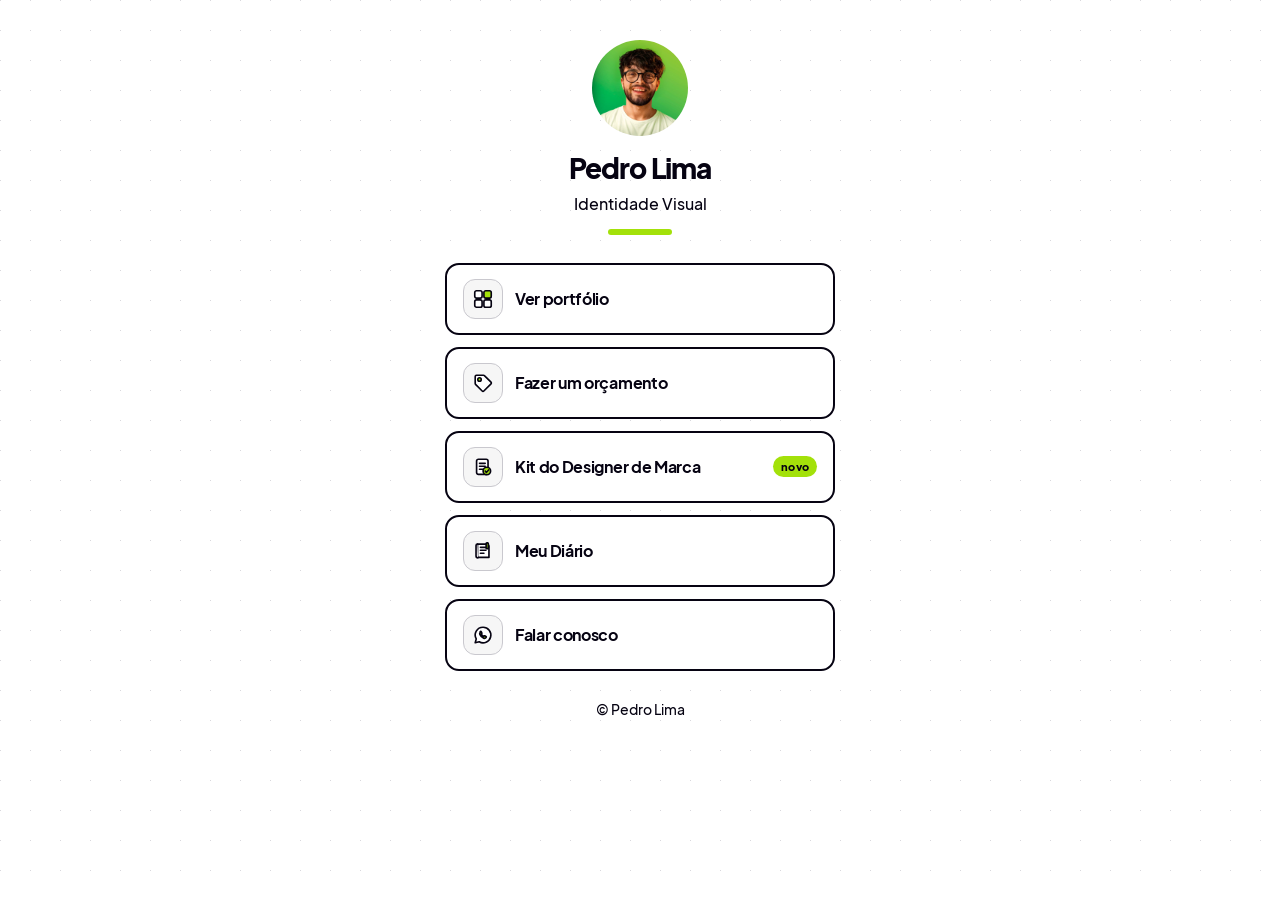
<file: index.html>
<!DOCTYPE html>
<html lang="pt-BR">
<head>
  <meta charset="utf-8">
  <meta name="viewport" content="width=device-width, initial-scale=1">
  <title>Pedro Lima · Identidade Visual</title>
  <meta name="description" content="Identidade visual. Portfólio, orçamento e o Kit do Designer de Marca.">
  <meta name="theme-color" content="#A3E10A">
  <link rel="icon" href="/favicon.png" type="image/png">
  <link rel="apple-touch-icon" href="/assets/apple-touch-icon.png">
  <link rel="canonical" href="https://bio.1pedrolima.com/">
  <meta property="og:type" content="website">
  <meta property="og:title" content="Pedro Lima · Identidade Visual">
  <meta property="og:description" content="Identidade visual. Portfólio, orçamento e o Kit do Designer de Marca.">
  <meta property="og:url" content="https://bio.1pedrolima.com/">
  <meta property="og:image" content="https://bio.1pedrolima.com/assets/og.png">
  <meta property="og:locale" content="pt_BR">
  <meta name="twitter:card" content="summary_large_image">
  <meta name="twitter:title" content="Pedro Lima · Identidade Visual">
  <meta name="twitter:description" content="Identidade visual. Portfólio, orçamento e o Kit do Designer de Marca.">
  <meta name="twitter:image" content="https://bio.1pedrolima.com/assets/og.png">
  <link rel="stylesheet" href="/styles.css">
</head>
<body class="links-page dots">
  <main class="links-main">
    <header class="links-hero">
      <img class="avatar" src="/assets/avatar.jpg" alt="Pedro Lima" width="96" height="96">
      <h1>Pedro Lima</h1>
      <p class="lead">Identidade Visual</p>
      <span class="rule rule-sm" aria-hidden="true"></span>
    </header>

    <nav class="link-list" aria-label="Links">
      <a class="link-btn" href="https://brand.1pedrolima.com" target="_blank" rel="noopener noreferrer">
        <span class="link-icon" aria-hidden="true">
          <svg viewBox="0 0 24 24" fill="none" stroke="#060312" stroke-width="1.8" stroke-linecap="round" stroke-linejoin="round">
            <rect x="3" y="3" width="8" height="8" rx="2"/>
            <rect x="13" y="3" width="8" height="8" rx="2" fill="#A3E10A"/>
            <rect x="3" y="13" width="8" height="8" rx="2"/>
            <rect x="13" y="13" width="8" height="8" rx="2"/>
          </svg>
        </span>
        <span class="link-label">Ver portfólio</span>
      </a>

      <a class="link-btn" href="https://forms.gle/e1JMWzWvmcmYh4oU8" target="_blank" rel="noopener noreferrer">
        <span class="link-icon" aria-hidden="true">
          <svg viewBox="0 0 24 24" fill="none" stroke="#060312" stroke-width="1.8" stroke-linecap="round" stroke-linejoin="round">
            <path d="M3.5 12.6V4.8c0-.72.58-1.3 1.3-1.3h7.8c.35 0 .68.14.92.38l7.2 7.2a1.3 1.3 0 0 1 0 1.84l-7.8 7.8a1.3 1.3 0 0 1-1.84 0l-7.2-7.2a1.3 1.3 0 0 1-.38-.92z"/>
            <circle cx="8.2" cy="8.2" r="1.9" fill="#A3E10A"/>
          </svg>
        </span>
        <span class="link-label">Fazer um orçamento</span>
      </a>

      <a class="link-btn" href="https://kitdodesignermarca.vercel.app/kit" target="_blank" rel="noopener noreferrer">
        <span class="link-icon" aria-hidden="true">
          <svg viewBox="0 0 24 24" fill="none" stroke="#060312" stroke-width="1.8" stroke-linecap="round" stroke-linejoin="round">
            <rect x="5" y="3.5" width="12.5" height="16.5" rx="2" fill="#ffffff"/>
            <path d="M8.2 8h6.2M8.2 11.2h6.2M8.2 14.4h3.6" />
            <circle cx="16.2" cy="16.4" r="4.1" fill="#A3E10A" stroke="#060312"/>
            <path d="M14.5 16.5 15.8 17.8 18.1 15.2" stroke="#060312" stroke-width="1.8"/>
          </svg>
        </span>
        <span class="link-label">Kit do Designer de Marca</span>
        <span class="tag-novo">novo</span>
      </a>

      <a class="link-btn" href="https://diary.openinapp.link/1pedrolima" target="_blank" rel="noopener noreferrer">
        <span class="link-icon" aria-hidden="true">
          <svg viewBox="0 0 24 24" fill="none" stroke="#060312" stroke-width="1.8" stroke-linecap="round" stroke-linejoin="round">
            <path d="M6 4.5h10.2A2.3 2.3 0 0 1 18.5 6.8v12.2H7.6A1.6 1.6 0 0 1 6 17.4V4.5z"/>
            <path d="M6 4.5A1.6 1.6 0 0 0 4.4 6.1v11.3A2.1 2.1 0 0 0 6.5 19.5"/>
            <path d="M9.2 8h6M9.2 11.2h6M9.2 14.4h3.8"/>
            <rect x="15.4" y="3.2" width="2.4" height="6.2" rx="0.8" fill="#A3E10A" stroke="#060312"/>
          </svg>
        </span>
        <span class="link-label">Meu Diário</span>
      </a>

      <a class="link-btn" href="https://api.whatsapp.com/send/?phone=555499947886&text&type=phone_number&app_absent=0" target="_blank" rel="noopener noreferrer">
        <span class="link-icon" aria-hidden="true">
          <svg viewBox="0 0 24 24" fill="none" stroke="#060312" stroke-width="1.8" stroke-linecap="round" stroke-linejoin="round">
            <path d="M12 3.5a8.5 8.5 0 0 0-7.35 12.76L3.5 20.5l4.35-1.12A8.5 8.5 0 1 0 12 3.5z"/>
            <path d="M9 8.2c.3-.3.8-.3 1 .1l.7 1.4c.15.3.1.6-.12.85l-.45.5c.5 1.1 1.3 1.9 2.4 2.4l.5-.45c.25-.22.55-.27.85-.12l1.4.7c.4.2.4.7.1 1l-.6.6c-.5.5-1.3.6-2 .3a8 8 0 0 1-4.2-4.2c-.3-.7-.2-1.5.3-2z" fill="#A3E10A"/>
          </svg>
        </span>
        <span class="link-label">Falar conosco</span>
      </a>
    </nav>

    <p class="links-foot">© Pedro Lima</p>
  </main>
</body>
</html>
</file>
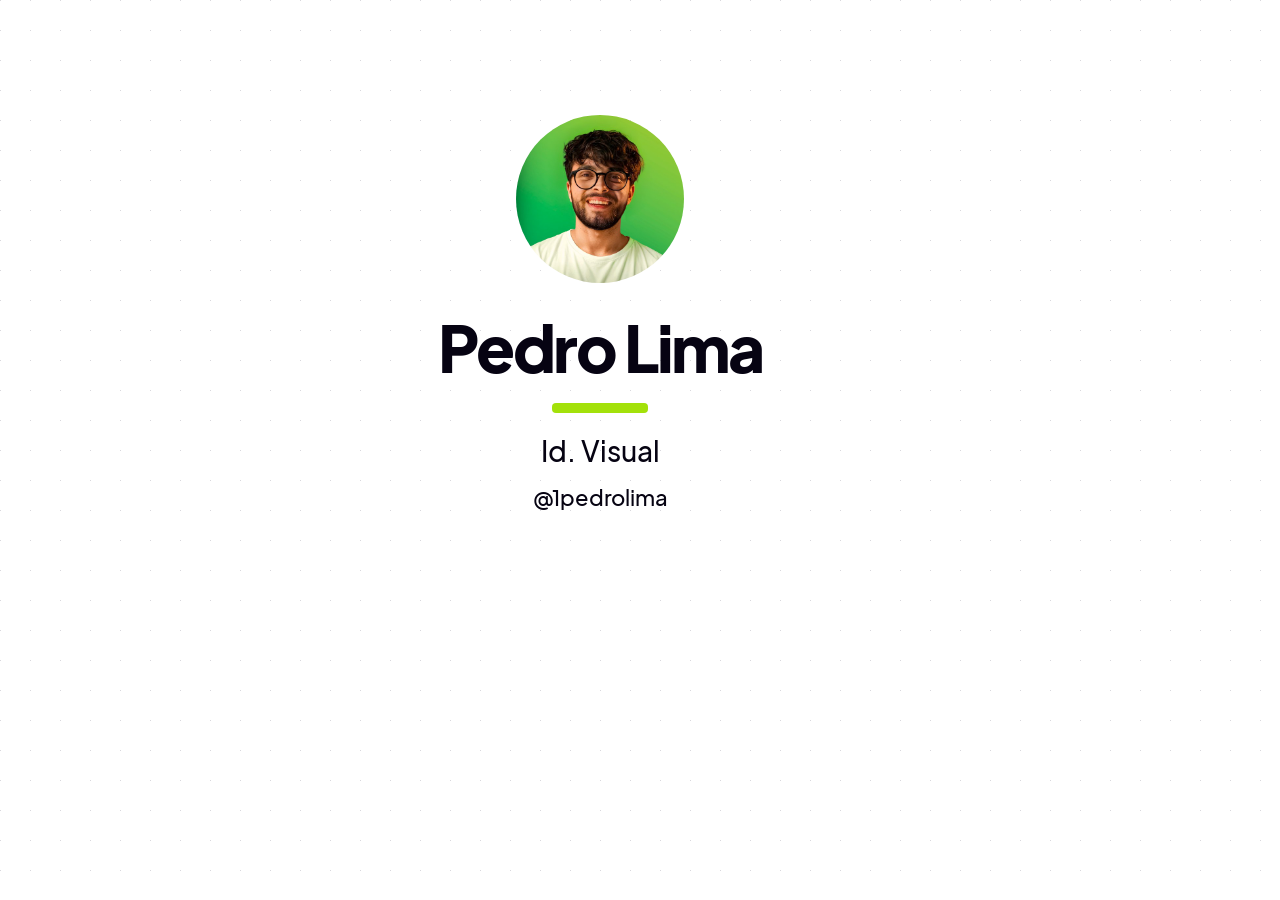
<file: og.html>
<!DOCTYPE html>
<html lang="pt-BR">
<head>
  <meta charset="utf-8">
  <meta name="viewport" content="width=1200">
  <title>OG</title>
  <link rel="stylesheet" href="/styles.css">
  <style>
    html, body { width: 1200px; height: 630px; margin: 0; overflow: hidden; }
    .og {
      width: 1200px;
      height: 630px;
      display: flex;
      flex-direction: column;
      align-items: center;
      justify-content: center;
      text-align: center;
      padding: 0;
    }
    .og .avatar { width: 168px; height: 168px; margin-bottom: 28px; }
    .og h1 { font-size: 64px; letter-spacing: -0.04em; }
    .og .rule { width: 96px; height: 10px; margin: 18px auto 16px; }
    .og .lead { font-size: 28px; font-weight: 500; }
    .og .handle { font-size: 22px; margin-top: 8px; }
  </style>
</head>
<body class="dots">
  <div class="og">
    <img class="avatar" src="/assets/avatar.jpg" alt="" width="168" height="168">
    <h1>Pedro Lima</h1>
    <span class="rule" aria-hidden="true"></span>
    <p class="lead">Id. Visual</p>
    <p class="handle">@1pedrolima</p>
  </div>
</body>
</html>
</file>
<file: styles.css>
/* Pedro Lima — link da bio, mesmo sistema visual do Kit do Designer de Marca */
:root {
  --ink: #060312;
  --white: #ffffff;
  --soft: #f6f6f6;
  --lima: #a3e10a;
  --verde: #2bce4d;
  --barra: #c9c8ce;
  --ponto: #d9d8dd;
  --radius-card: 20px;
  --radius-btn: 14px;
  --content: 1120px;
  --pad: 20px;
}

@font-face {
  font-family: "Plus Jakarta Sans";
  src: url("/fonts/PlusJakartaSans-Regular.woff") format("woff");
  font-weight: 400;
  font-style: normal;
  font-display: swap;
}
@font-face {
  font-family: "Plus Jakarta Sans";
  src: url("/fonts/PlusJakartaSans-Medium.woff") format("woff");
  font-weight: 500;
  font-style: normal;
  font-display: swap;
}
@font-face {
  font-family: "Plus Jakarta Sans";
  src: url("/fonts/PlusJakartaSans-Bold.woff") format("woff");
  font-weight: 700;
  font-style: normal;
  font-display: swap;
}
@font-face {
  font-family: "Plus Jakarta Sans";
  src: url("/fonts/PlusJakartaSans-ExtraBold.woff") format("woff");
  font-weight: 800;
  font-style: normal;
  font-display: swap;
}

*, *::before, *::after { box-sizing: border-box; }
html { scroll-behavior: smooth; }
body {
  margin: 0;
  color: var(--ink);
  background: var(--white);
  font-family: "Plus Jakarta Sans", system-ui, -apple-system, "Segoe UI", sans-serif;
  font-weight: 500;
  font-size: 16px;
  line-height: 1.55;
  -webkit-font-smoothing: antialiased;
  text-rendering: optimizeLegibility;
}
img { max-width: 100%; height: auto; display: block; }
a { color: inherit; }
p { margin: 0; }
h1, h2, h3 { margin: 0; font-weight: 800; letter-spacing: -0.03em; line-height: 1.15; }

.dots {
  background-color: var(--white);
  background-image: radial-gradient(circle at 0 0, var(--ponto) 1.3px, transparent 1.4px);
  background-size: 30px 30px;
  background-position: 60px 60px;
}

.links-page { min-height: 100vh; }
.links-main {
  width: min(390px, calc(100% - 32px));
  margin: 0 auto;
  padding: 40px 0 48px;
}
.links-hero { text-align: center; margin-bottom: 28px; }
.avatar {
  width: 96px;
  height: 96px;
  border-radius: 50%;
  margin: 0 auto 16px;
  object-fit: cover;
}
.links-hero h1 {
  font-size: 28px;
  letter-spacing: -0.035em;
}
.rule {
  display: block;
  width: 80px;
  height: 8px;
  border-radius: 4px;
  background: var(--lima);
  margin: 16px 0 20px;
}
.rule-sm {
  width: 64px;
  height: 6px;
  margin: 10px auto 12px;
}
.links-hero .lead {
  font-size: 16px;
  font-weight: 500;
  margin: 8px 0 0;
}
.links-hero .rule-sm {
  margin: 12px auto 0;
}
.handle {
  font-weight: 500;
  color: var(--ink);
  letter-spacing: -0.01em;
}
.links-hero .handle { font-size: 15px; }

.link-list {
  display: grid;
  gap: 12px;
}

.link-btn {
  display: flex;
  align-items: center;
  gap: 12px;
  width: 100%;
  padding: 14px 16px;
  background: var(--white);
  color: var(--ink);
  border: 2px solid var(--ink);
  border-radius: var(--radius-btn);
  text-decoration: none;
  font-weight: 700;
  font-size: 16px;
  line-height: 1.25;
  letter-spacing: -0.02em;
  cursor: pointer;
  transition: transform 0.25s cubic-bezier(.34,1.56,.64,1), box-shadow 0.25s ease, background 0.2s ease;
  -webkit-tap-highlight-color: transparent;
  position: relative;
  overflow: hidden;
  user-select: none;
}
.link-btn::after {
  content: "";
  position: absolute;
  inset: 0;
  background: radial-gradient(circle, rgba(163,225,10,.45) 0%, transparent 70%);
  transform: scale(0);
  opacity: 0;
  pointer-events: none;
}
.link-btn .link-icon { transition: transform 0.35s cubic-bezier(.34,1.56,.64,1), background 0.2s ease, border-color 0.2s ease; }
.link-btn .tag-novo { transition: transform 0.35s cubic-bezier(.34,1.56,.64,1); }
@media (hover: hover) {
  .link-btn:hover {
    background: var(--soft);
    transform: translate(-3px, -3px);
    box-shadow: 5px 5px 0 var(--ink);
  }
  .link-btn:hover .link-icon {
    transform: rotate(-8deg) scale(1.12);
    background: var(--lima);
    border-color: var(--ink);
  }
  .link-btn:hover .tag-novo { transform: rotate(6deg) scale(1.1); }
}
.link-btn:active {
  transform: translate(0, 0) scale(0.96);
  box-shadow: 0 0 0 var(--ink);
  background: var(--soft);
  transition-duration: 0.08s;
}
.link-btn:active .link-icon {
  transform: scale(0.85) rotate(8deg);
  background: var(--lima);
  border-color: var(--ink);
}
.link-btn:active::after { animation: ripple 0.5s ease-out; }
@keyframes ripple {
  0% { transform: scale(0); opacity: 1; }
  100% { transform: scale(2.5); opacity: 0; }
}
.tag-novo { animation: pulse 2s ease-in-out infinite; }
@keyframes pulse { 50% { box-shadow: 0 0 0 4px rgba(163,225,10,.35); } }
@media (prefers-reduced-motion: reduce) {
  .link-btn, .link-btn *, .link-btn::after { animation: none !important; transition: none !important; }
}
.link-btn:focus-visible {
  outline: 3px solid var(--lima);
  outline-offset: 3px;
}

.link-icon {
  flex: 0 0 auto;
  width: 40px;
  height: 40px;
  border-radius: 12px;
  background: var(--soft);
  border: 1.5px solid var(--barra);
  display: grid;
  place-items: center;
}
.link-icon svg {
  width: 22px;
  height: 22px;
  display: block;
}
.link-label { flex: 1 1 auto; text-align: left; }

.tag-novo {
  flex: 0 0 auto;
  display: inline-flex;
  align-items: center;
  justify-content: center;
  background: var(--lima);
  color: var(--ink);
  font-size: 11px;
  font-weight: 800;
  letter-spacing: 0.02em;
  text-transform: lowercase;
  line-height: 1;
  padding: 5px 8px;
  border-radius: 999px;
}

.links-foot {
  text-align: center;
  margin-top: 28px;
  font-size: 14px;
  font-weight: 500;
  color: var(--ink);
}

/* Formas do ícone preenchidas de branco, como no ícone do Kit */
.link-icon svg > :not([fill]) { fill: var(--white); }
</file>
